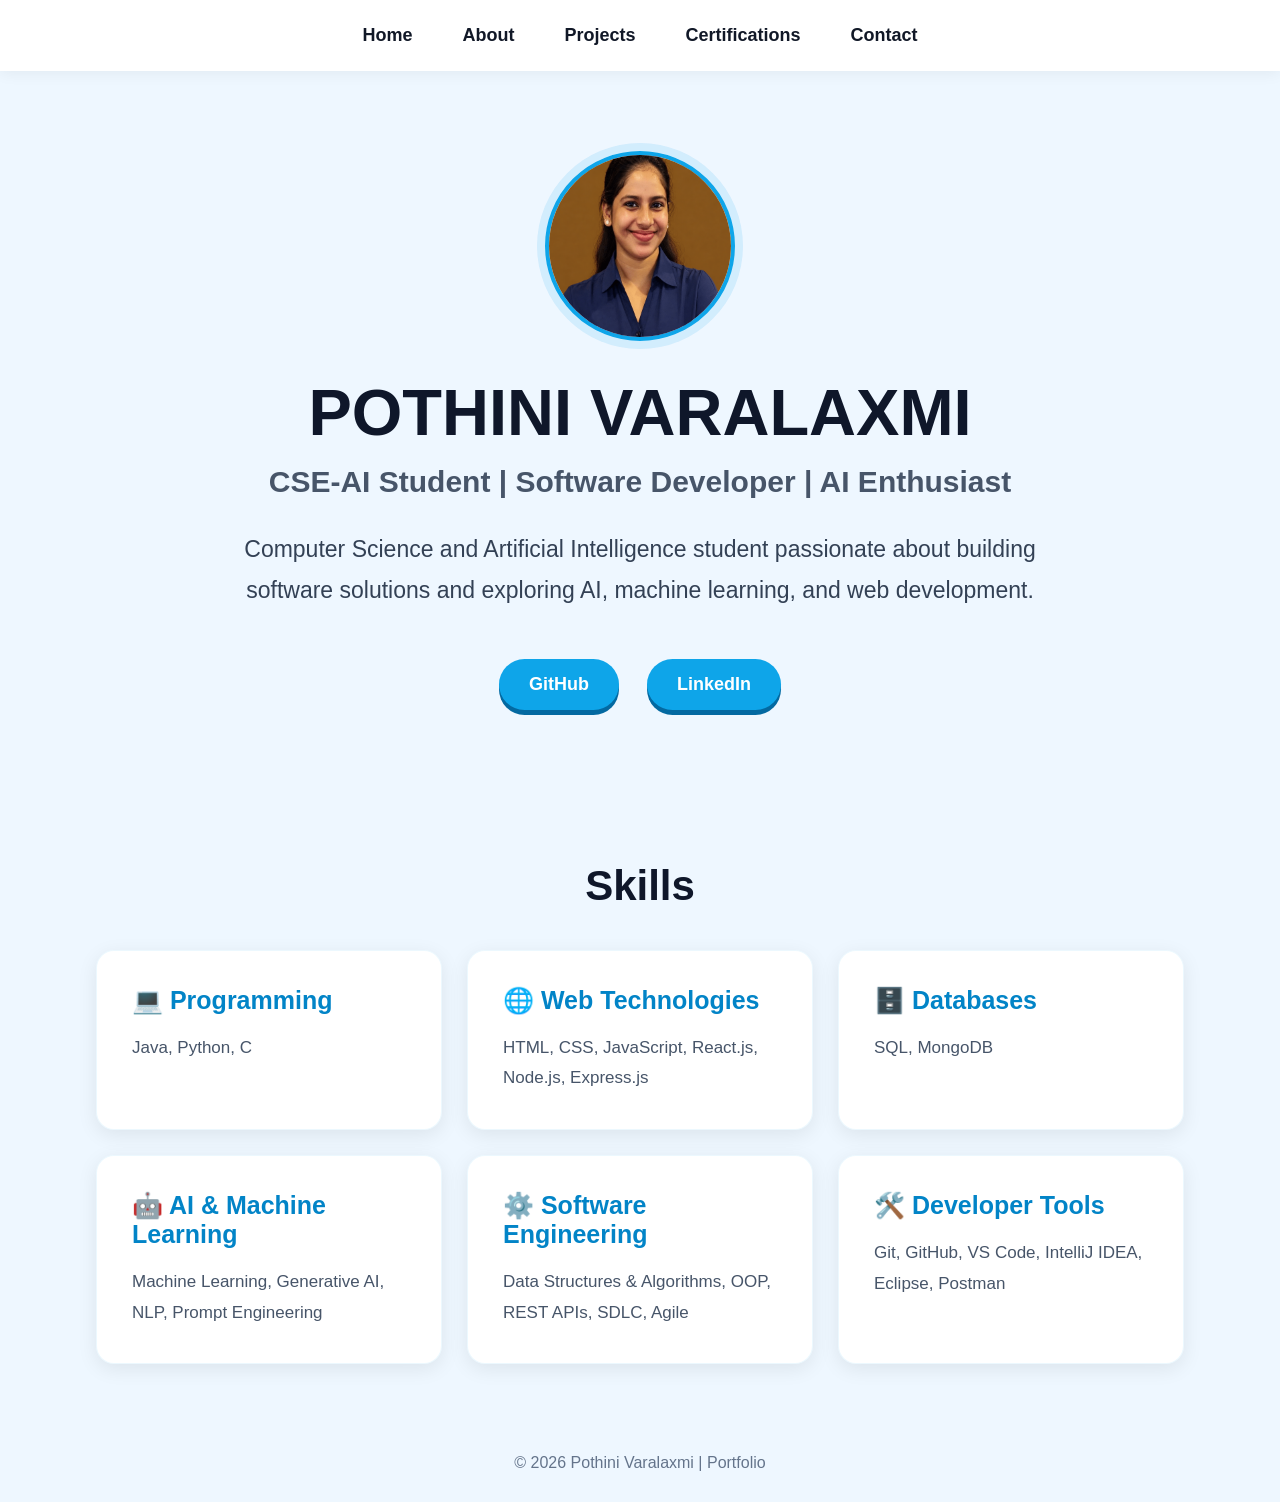
<file: index.html>
<!DOCTYPE html>
<html lang="en">
<head>
    <meta charset="UTF-8">
    <meta name="viewport" content="width=device-width, initial-scale=1.0">
    <title>Pothini Varalaxmi | Portfolio</title>
    <link rel="stylesheet" href="style.css">
</head>
<body>

    <!-- NAVBAR -->
    <nav>
        <ul>
            <li><a href="index.html">Home</a></li>
            <li><a href="about.html">About</a></li>
            <li><a href="projects.html">Projects</a></li>
            <li><a href="certifications.html">Certifications</a></li>
            <li><a href="contact.html">Contact</a></li>
        </ul>
    </nav>

    <!-- HERO SECTION -->
    <section class="hero">
        <img src="profile.png" alt="Pothini Varalaxmi">

        <h1>POTHINI VARALAXMI</h1>
        <h3>CSE-AI Student | Software Developer | AI Enthusiast</h3>

        <p>
            Computer Science and Artificial Intelligence student passionate about
            building software solutions and exploring AI, machine learning,
            and web development.
        </p>

        <!-- BUTTONS -->
        <div class="buttons">
            <a href="https://github.com/varalaxmi30072005"
               target="_blank"
               rel="noopener noreferrer">
                GitHub
            </a>

            <a href="https://www.linkedin.com/in/pothinivaralaxmi/"
               target="_blank"
               rel="noopener noreferrer">
                LinkedIn
            </a>
        </div>
    </section>

    <!-- SKILLS SECTION -->
    <section class="section">
        <h2>Skills</h2>

        <div class="card-container">

            <div class="card">
                <h3>💻 Programming</h3>
                <p>Java, Python, C</p>
            </div>

            <div class="card">
                <h3>🌐 Web Technologies</h3>
                <p>HTML, CSS, JavaScript, React.js, Node.js, Express.js</p>
            </div>

            <div class="card">
                <h3>🗄️ Databases</h3>
                <p>SQL, MongoDB</p>
            </div>

            <div class="card">
                <h3>🤖 AI & Machine Learning</h3>
                <p>Machine Learning, Generative AI, NLP, Prompt Engineering</p>
            </div>

            <div class="card">
                <h3>⚙️ Software Engineering</h3>
                <p>Data Structures & Algorithms, OOP, REST APIs, SDLC, Agile</p>
            </div>

            <div class="card">
                <h3>🛠️ Developer Tools</h3>
                <p>Git, GitHub, VS Code, IntelliJ IDEA, Eclipse, Postman</p>
            </div>

        </div>
    </section>

    <!-- FOOTER -->
    <footer>
        © 2026 Pothini Varalaxmi | Portfolio
    </footer>

</body>
</html>
</file>
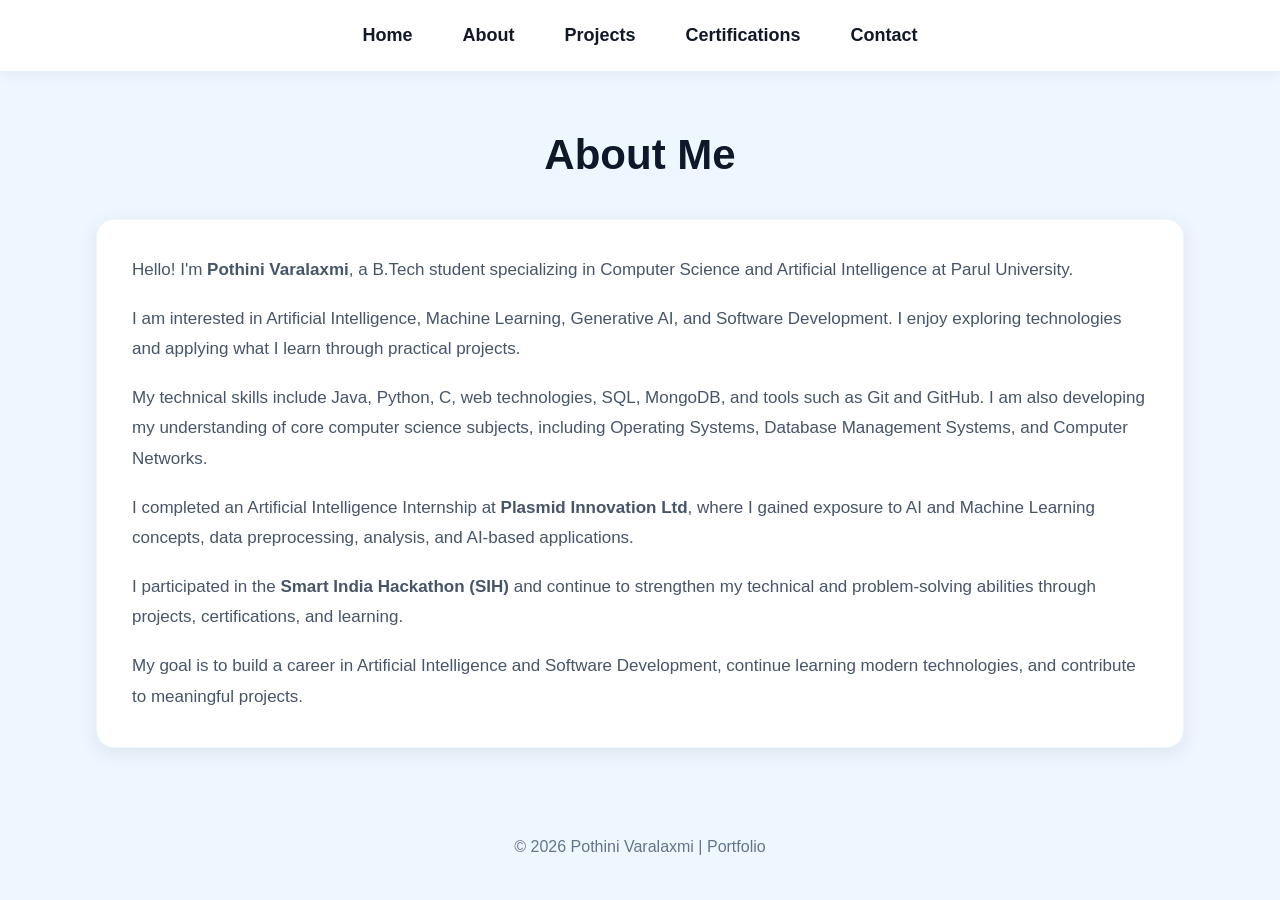
<file: about.html>
<!DOCTYPE html>
<html lang="en">
<head>
    <meta charset="UTF-8">
    <meta name="viewport" content="width=device-width, initial-scale=1.0">
    <title>About | Pothini Varalaxmi</title>
    <link rel="stylesheet" href="style.css">
</head>
<body>

    <!-- NAVBAR -->
    <nav>
        <ul>
            <li><a href="index.html">Home</a></li>
            <li><a href="about.html">About</a></li>
            <li><a href="projects.html">Projects</a></li>
            <li><a href="certifications.html">Certifications</a></li>
            <li><a href="contact.html">Contact</a></li>
        </ul>
    </nav>

    <!-- ABOUT SECTION -->
    <section class="section">
        <h2>About Me</h2>

        <div class="card">
            <p>
                Hello! I'm <strong>Pothini Varalaxmi</strong>, a B.Tech student
                specializing in Computer Science and Artificial Intelligence
                at Parul University.
            </p>

            <br>

            <p>
                I am interested in Artificial Intelligence, Machine Learning,
                Generative AI, and Software Development. I enjoy exploring
                technologies and applying what I learn through practical projects.
            </p>

            <br>

            <p>
                My technical skills include Java, Python, C, web technologies,
                SQL, MongoDB, and tools such as Git and GitHub. I am also
                developing my understanding of core computer science subjects,
                including Operating Systems, Database Management Systems,
                and Computer Networks.
            </p>

            <br>

            <p>
                I completed an Artificial Intelligence Internship at
                <strong>Plasmid Innovation Ltd</strong>, where I gained exposure
                to AI and Machine Learning concepts, data preprocessing,
                analysis, and AI-based applications.
            </p>

            <br>

            <p>
                I participated in the <strong>Smart India Hackathon (SIH)</strong>
                and continue to strengthen my technical and problem-solving
                abilities through projects, certifications, and learning.
            </p>

            <br>

            <p>
                My goal is to build a career in Artificial Intelligence and
                Software Development, continue learning modern technologies,
                and contribute to meaningful projects.
            </p>
        </div>
    </section>

    <!-- FOOTER -->
    <footer>
        © 2026 Pothini Varalaxmi | Portfolio
    </footer>

</body>
</html>
</file>
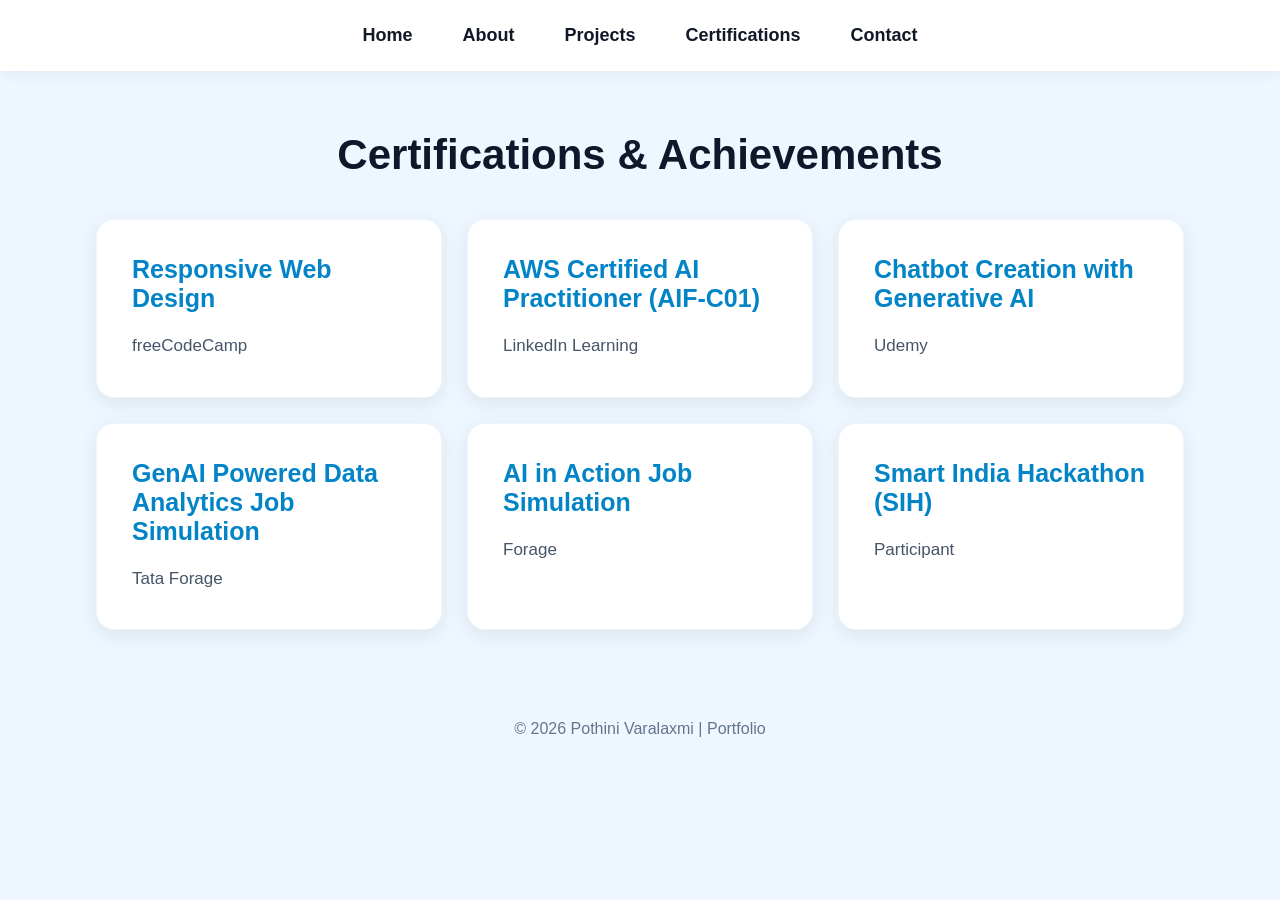
<file: certifications.html>
<!DOCTYPE html>
<html lang="en">
<head>
    <meta charset="UTF-8">
    <meta name="viewport" content="width=device-width, initial-scale=1.0">
    <title>Certifications | Pothini Varalaxmi</title>
    <link rel="stylesheet" href="style.css">
</head>
<body>

    <!-- NAVBAR -->
    <nav>
        <ul>
            <li><a href="index.html">Home</a></li>
            <li><a href="about.html">About</a></li>
            <li><a href="projects.html">Projects</a></li>
            <li><a href="certifications.html">Certifications</a></li>
            <li><a href="contact.html">Contact</a></li>
        </ul>
    </nav>

    <!-- CERTIFICATIONS -->
    <section class="section">
        <h2>Certifications & Achievements</h2>

        <div class="card-container">

            <div class="card">
                <h3>Responsive Web Design</h3>
                <p>freeCodeCamp</p>
            </div>

            <div class="card">
                <h3>AWS Certified AI Practitioner (AIF-C01)</h3>
                <p>LinkedIn Learning</p>
            </div>

            <div class="card">
                <h3>Chatbot Creation with Generative AI</h3>
                <p>Udemy</p>
            </div>

            <div class="card">
                <h3>GenAI Powered Data Analytics Job Simulation</h3>
                <p>Tata Forage</p>
            </div>

            <div class="card">
                <h3>AI in Action Job Simulation</h3>
                <p>Forage</p>
            </div>

            <div class="card">
                <h3>Smart India Hackathon (SIH)</h3>
                <p>Participant</p>
            </div>

        </div>
    </section>

    <!-- FOOTER -->
    <footer>
        © 2026 Pothini Varalaxmi | Portfolio
    </footer>

</body>
</html>
</file>
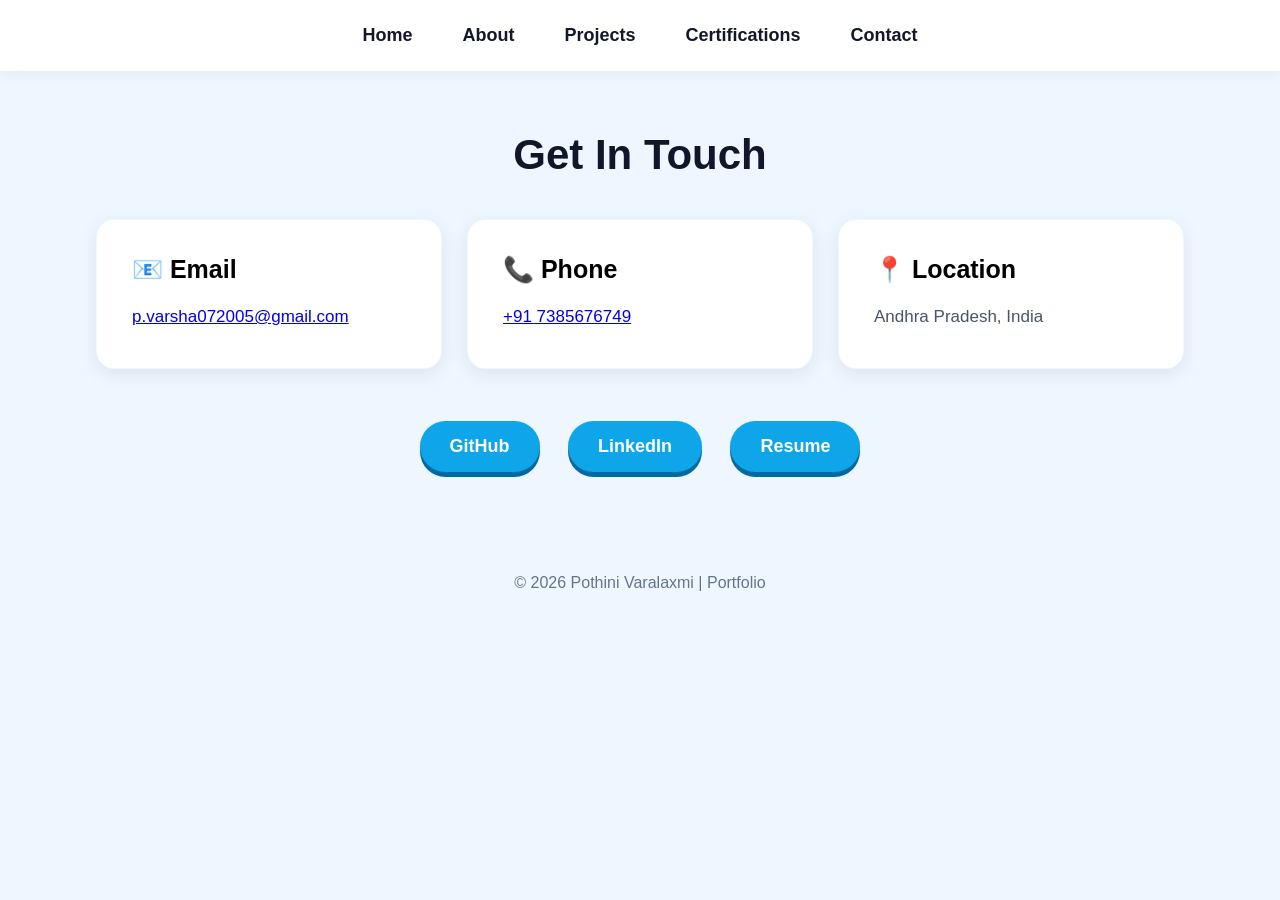
<file: contact.html>
<!DOCTYPE html>
<html lang="en">
<head>
    <meta charset="UTF-8">
    <meta name="viewport" content="width=device-width, initial-scale=1.0">
    <title>Contact | Pothini Varalaxmi</title>
    <link rel="stylesheet" href="style.css">
</head>
<body>

    <!-- NAVBAR -->
    <nav>
        <ul>
            <li><a href="index.html">Home</a></li>
            <li><a href="about.html">About</a></li>
            <li><a href="projects.html">Projects</a></li>
            <li><a href="certifications.html">Certifications</a></li>
            <li><a href="contact.html">Contact</a></li>
        </ul>
    </nav>

    <!-- CONTACT SECTION -->
    <section class="section">
        <h2>Get In Touch</h2>

        <div class="card-container">

            <div class="card">
                <h3 style="color:black;">📧 Email</h3>
                <p>
                    <a href="mailto:p.varsha072005@gmail.com">
                        p.varsha072005@gmail.com
                    </a>
                </p>
            </div>

            <div class="card">
                <h3 style="color:black;">📞 Phone</h3>
                <p>
                    <a href="tel:+917385676749">
                        +91 7385676749
                    </a>
                </p>
            </div>

            <div class="card">
                <h3 style="color:black;">📍 Location</h3>
                <p>Andhra Pradesh, India</p>
            </div>

        </div>

        <!-- SOCIAL BUTTONS -->
        <div class="buttons" style="text-align:center; margin-top:40px;">
            <a href="https://github.com/varalaxmi30072005" target="_blank" rel="noopener noreferrer">
                GitHub
            </a>

            <a href="https://www.linkedin.com/in/pothinivaralaxmi/" target="_blank" rel="noopener noreferrer">
                LinkedIn
            </a>

            <!-- Replace the # with your resume's actual link -->
            <a href="#" target="_blank" rel="noopener noreferrer">
                Resume
            </a>
        </div>
    </section>

    <!-- FOOTER -->
    <footer>
        © 2026 Pothini Varalaxmi | Portfolio
    </footer>

</body>
</html>
</file>
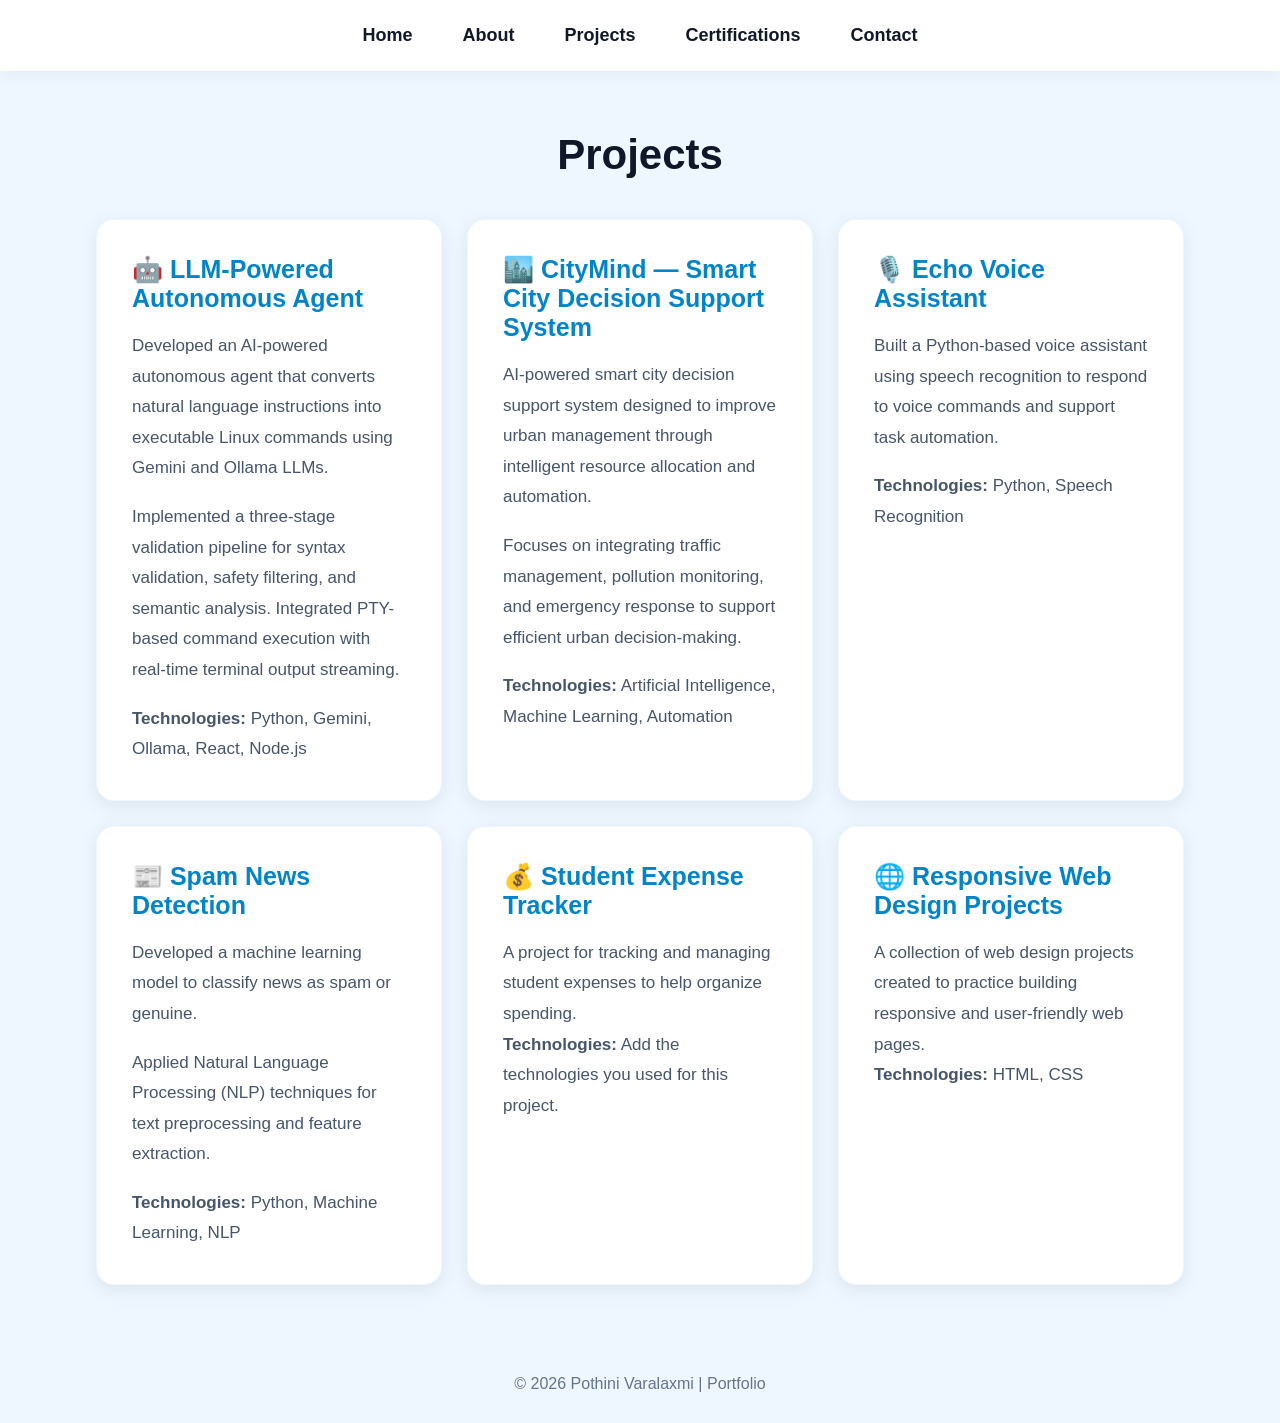
<file: projects.html>
<!DOCTYPE html>
<html lang="en">
<head>
    <meta charset="UTF-8">
    <meta name="viewport" content="width=device-width, initial-scale=1.0">
    <title>Projects | Pothini Varalaxmi</title>
    <link rel="stylesheet" href="style.css">
</head>
<body>

    <!-- NAVBAR -->
    <nav>
        <ul>
            <li><a href="index.html">Home</a></li>
            <li><a href="about.html">About</a></li>
            <li><a href="projects.html">Projects</a></li>
            <li><a href="certifications.html">Certifications</a></li>
            <li><a href="contact.html">Contact</a></li>
        </ul>
    </nav>

    <!-- PROJECTS SECTION -->
    <section class="section">
        <h2>Projects</h2>

        <div class="card-container">

            <!-- PROJECT 1 -->
            <div class="card">
                <h3>🤖 LLM-Powered Autonomous Agent</h3>

                <p>
                    Developed an AI-powered autonomous agent that converts
                    natural language instructions into executable Linux
                    commands using Gemini and Ollama LLMs.
                </p>

                <br>

                <p>
                    Implemented a three-stage validation pipeline for syntax
                    validation, safety filtering, and semantic analysis.
                    Integrated PTY-based command execution with real-time
                    terminal output streaming.
                </p>

                <br>

                <p>
                    <strong>Technologies:</strong>
                    Python, Gemini, Ollama, React, Node.js
                </p>
            </div>

            <!-- PROJECT 2 -->
            <div class="card">
                <h3>🏙️ CityMind — Smart City Decision Support System</h3>

                <p>
                    AI-powered smart city decision support system designed
                    to improve urban management through intelligent
                    resource allocation and automation.
                </p>

                <br>

                <p>
                    Focuses on integrating traffic management, pollution
                    monitoring, and emergency response to support efficient
                    urban decision-making.
                </p>

                <br>

                <p>
                    <strong>Technologies:</strong>
                    Artificial Intelligence, Machine Learning, Automation
                </p>
            </div>

            <!-- PROJECT 3 -->
            <div class="card">
                <h3>🎙️ Echo Voice Assistant</h3>

                <p>
                    Built a Python-based voice assistant using speech
                    recognition to respond to voice commands and support
                    task automation.
                </p>

                <br>

                <p>
                    <strong>Technologies:</strong>
                    Python, Speech Recognition
                </p>
            </div>

            <!-- PROJECT 4 -->
            <div class="card">
                <h3>📰 Spam News Detection</h3>

                <p>
                    Developed a machine learning model to classify news
                    as spam or genuine.
                </p>

                <br>

                <p>
                    Applied Natural Language Processing (NLP) techniques
                    for text preprocessing and feature extraction.
                </p>

                <br>

                <p>
                    <strong>Technologies:</strong>
                    Python, Machine Learning, NLP
                </p>
            </div>

            <!-- PROJECT 5 -->
            <div class="card">
                <h3>💰 Student Expense Tracker</h3>

                <p>
                    A project for tracking and managing student expenses
                    to help organize spending.
                </p>

                <p>
                    <strong>Technologies:</strong>
                    Add the technologies you used for this project.
                </p>
            </div>

            <!-- PROJECT 6 -->
            <div class="card">
                <h3>🌐 Responsive Web Design Projects</h3>

                <p>
                    A collection of web design projects created to practice
                    building responsive and user-friendly web pages.
                </p>

                <p>
                    <strong>Technologies:</strong>
                    HTML, CSS
                </p>
            </div>

        </div>
    </section>

    <!-- FOOTER -->
    <footer>
        © 2026 Pothini Varalaxmi | Portfolio
    </footer>

</body>
</html>
</file>
<file: style.css>
* {
    margin: 0;
    padding: 0;
    box-sizing: border-box;
    font-family: Arial, sans-serif;
}

body {
    background: #eef7ff;
    color: #111827;
}

/* NAVBAR */
nav {
    background: white;
    display: flex;
    justify-content: center;
    align-items: center;
    padding: 25px;
    box-shadow: 0 2px 15px rgba(0, 0, 0, 0.06);
    position: sticky;
    top: 0;
    z-index: 1000;
}

nav ul {
    display: flex;
    list-style: none;
}

nav ul li {
    margin: 0 25px;
}

nav ul li a {
    position: relative;
    text-decoration: none;
    color: #111827;
    font-weight: bold;
    font-size: 18px;
    transition: color 0.3s ease;
}

nav ul li a::after {
    content: "";
    position: absolute;
    left: 0;
    bottom: -7px;
    width: 0;
    height: 3px;
    background: #0284c7;
    border-radius: 5px;
    transition: width 0.3s ease;
}

nav ul li a:hover {
    color: #0284c7;
}

nav ul li a:hover::after {
    width: 100%;
}

/* HERO SECTION */
.hero {
    text-align: center;
    padding: 80px 20px;
    animation: fadeUp 0.8s ease both;
}

.hero img {
    width: 190px;
    height: 190px;
    border-radius: 50%;
    object-fit: cover;
    border: 4px solid #0ea5e9;
    box-shadow: 0 0 0 8px rgba(14, 165, 233, 0.12);
    animation: floatPhoto 4s ease-in-out infinite;
}

.hero h1 {
    margin-top: 30px;
    font-size: 65px;
    color: #0f172a;
}

.hero h3 {
    margin-top: 15px;
    font-size: 30px;
    color: #475569;
}

.hero p {
    max-width: 850px;
    margin: 30px auto;
    line-height: 1.8;
    font-size: 23px;
    color: #334155;
}

/* BUTTONS */
.buttons {
    margin-top: 35px;
}

.buttons a {
    text-decoration: none;
    background: #0ea5e9;
    color: white;
    padding: 15px 30px;
    border-radius: 30px;
    margin: 12px;
    display: inline-block;
    font-size: 18px;
    font-weight: bold;
    box-shadow: 0 5px 0 #0369a1;
    transition: transform 0.25s ease, box-shadow 0.25s ease,
                background 0.25s ease;
    animation: buttonPop 0.6s ease both;
}

.buttons a:hover {
    background: #0284c7;
    transform: translateY(-5px) scale(1.05);
    box-shadow: 0 10px 20px rgba(2, 132, 199, 0.3);
}

.buttons a:active {
    transform: translateY(1px) scale(0.98);
    box-shadow: 0 2px 0 #0369a1;
}

/* SECTION */
.section {
    width: 85%;
    margin: 60px auto;
}

.section h2 {
    text-align: center;
    margin-bottom: 40px;
    font-size: 42px;
    color: #0f172a;
}

/* CARDS */
.card-container {
    display: grid;
    grid-template-columns: repeat(auto-fit, minmax(280px, 1fr));
    gap: 25px;
}

.card {
    background: white;
    padding: 35px;
    border-radius: 18px;
    box-shadow: 0 5px 20px rgba(0, 0, 0, 0.08);
    border: 1px solid rgba(14, 165, 233, 0.08);
    transition: transform 0.3s ease, box-shadow 0.3s ease;
    animation: fadeUp 0.7s ease both;
}

.card:hover {
    transform: translateY(-10px);
    box-shadow: 0 15px 30px rgba(14, 165, 233, 0.18);
}

.card h3 {
    margin-bottom: 18px;
    color: #0284c7;
    font-size: 25px;
}

.card p {
    line-height: 1.8;
    color: #475569;
    font-size: 17px;
}

/* FOOTER */
footer {
    text-align: center;
    padding: 30px;
    color: #64748b;
    margin-top: 50px;
}

/* ANIMATIONS */
@keyframes floatPhoto {
    0%, 100% {
        transform: translateY(0);
    }
    50% {
        transform: translateY(-10px);
    }
}

@keyframes buttonPop {
    0% {
        opacity: 0;
        transform: scale(0.85);
    }
    70% {
        transform: scale(1.06);
    }
    100% {
        opacity: 1;
        transform: scale(1);
    }
}

@keyframes fadeUp {
    from {
        opacity: 0;
        transform: translateY(20px);
    }
    to {
        opacity: 1;
        transform: translateY(0);
    }
}

/* MOBILE RESPONSIVE */
@media (max-width: 768px) {
    nav ul {
        flex-wrap: wrap;
        justify-content: center;
        gap: 12px;
    }

    nav ul li {
        margin: 8px;
    }

    .hero h1 {
        font-size: 40px;
    }

    .hero h3 {
        font-size: 22px;
    }

    .hero p {
        font-size: 18px;
    }

    .section {
        width: 92%;
    }

    .section h2 {
        font-size: 32px;
    }

    .card {
        padding: 25px;
    }
}

/* Respect reduced-motion preferences */
@media (prefers-reduced-motion: reduce) {
    *,
    *::before,
    *::after {
        animation: none !important;
        transition: none !important;
        scroll-behavior: auto !important;
    }
}
</file>
